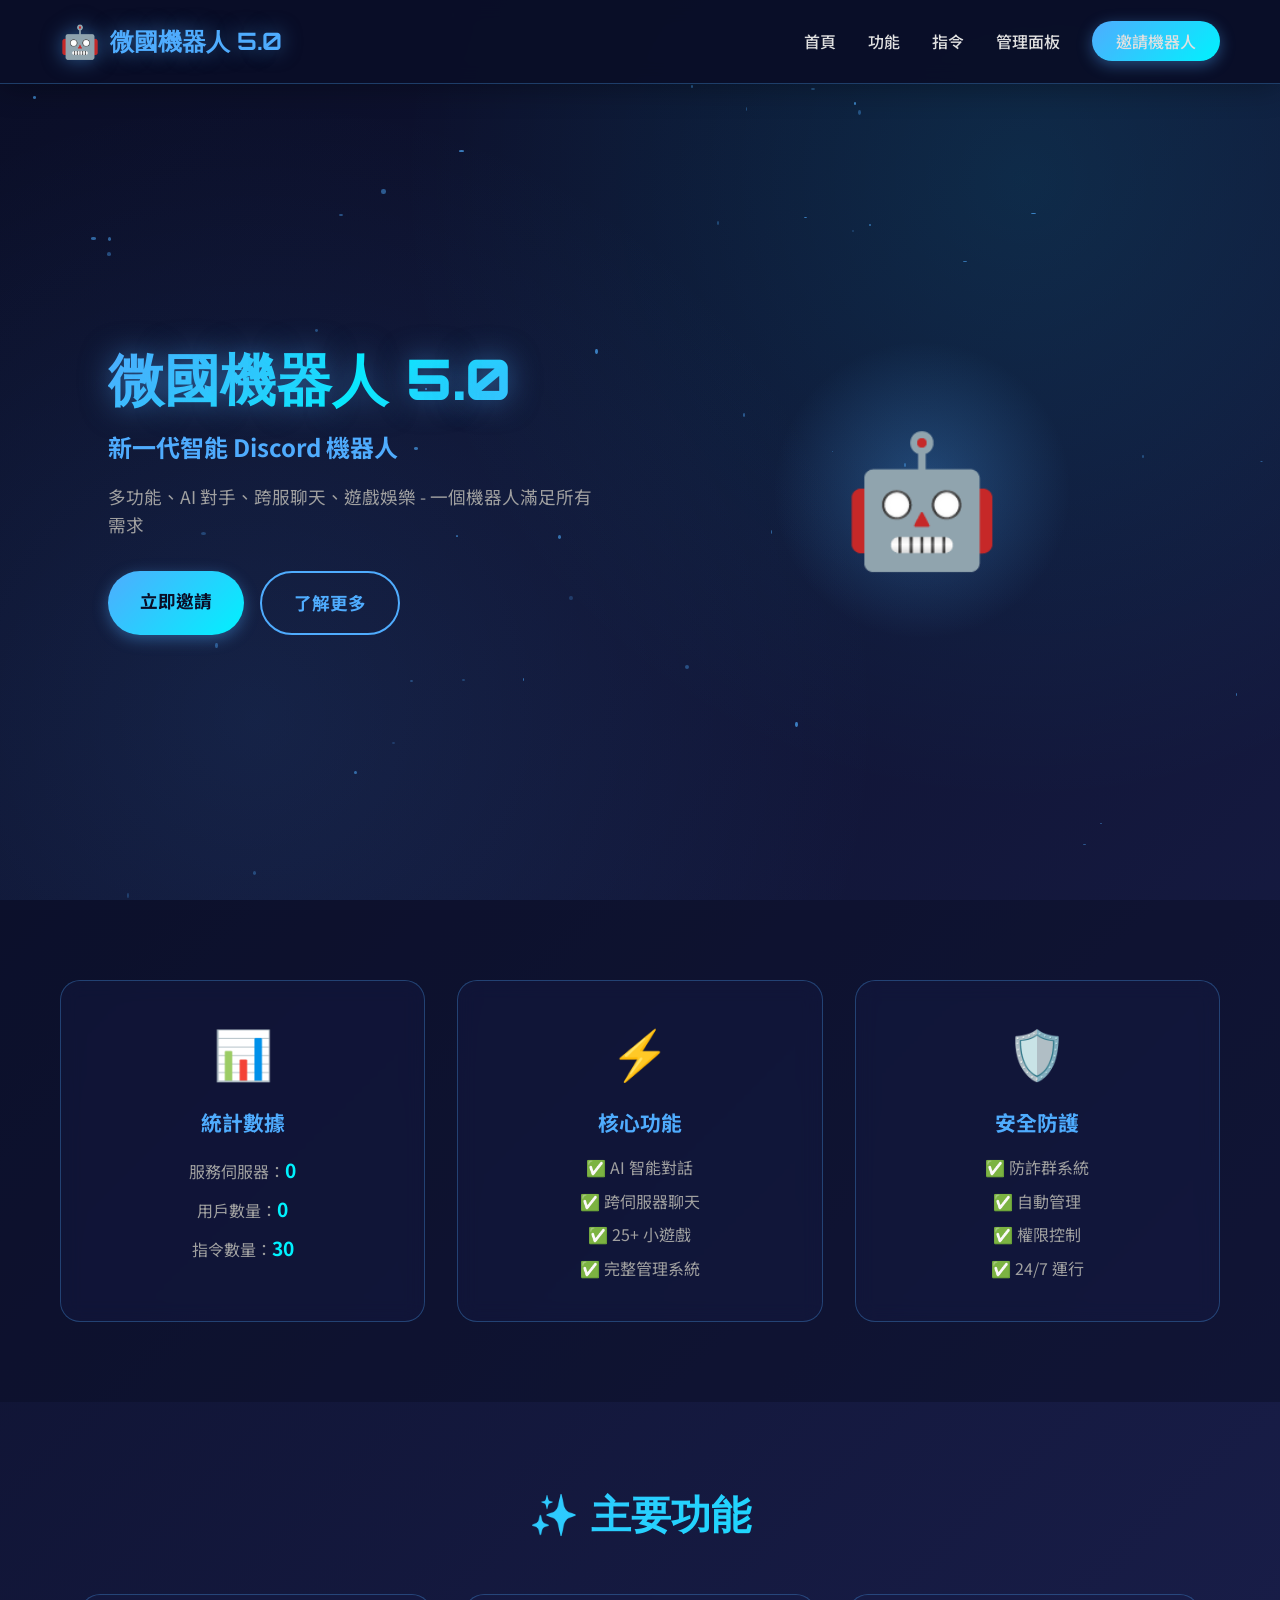
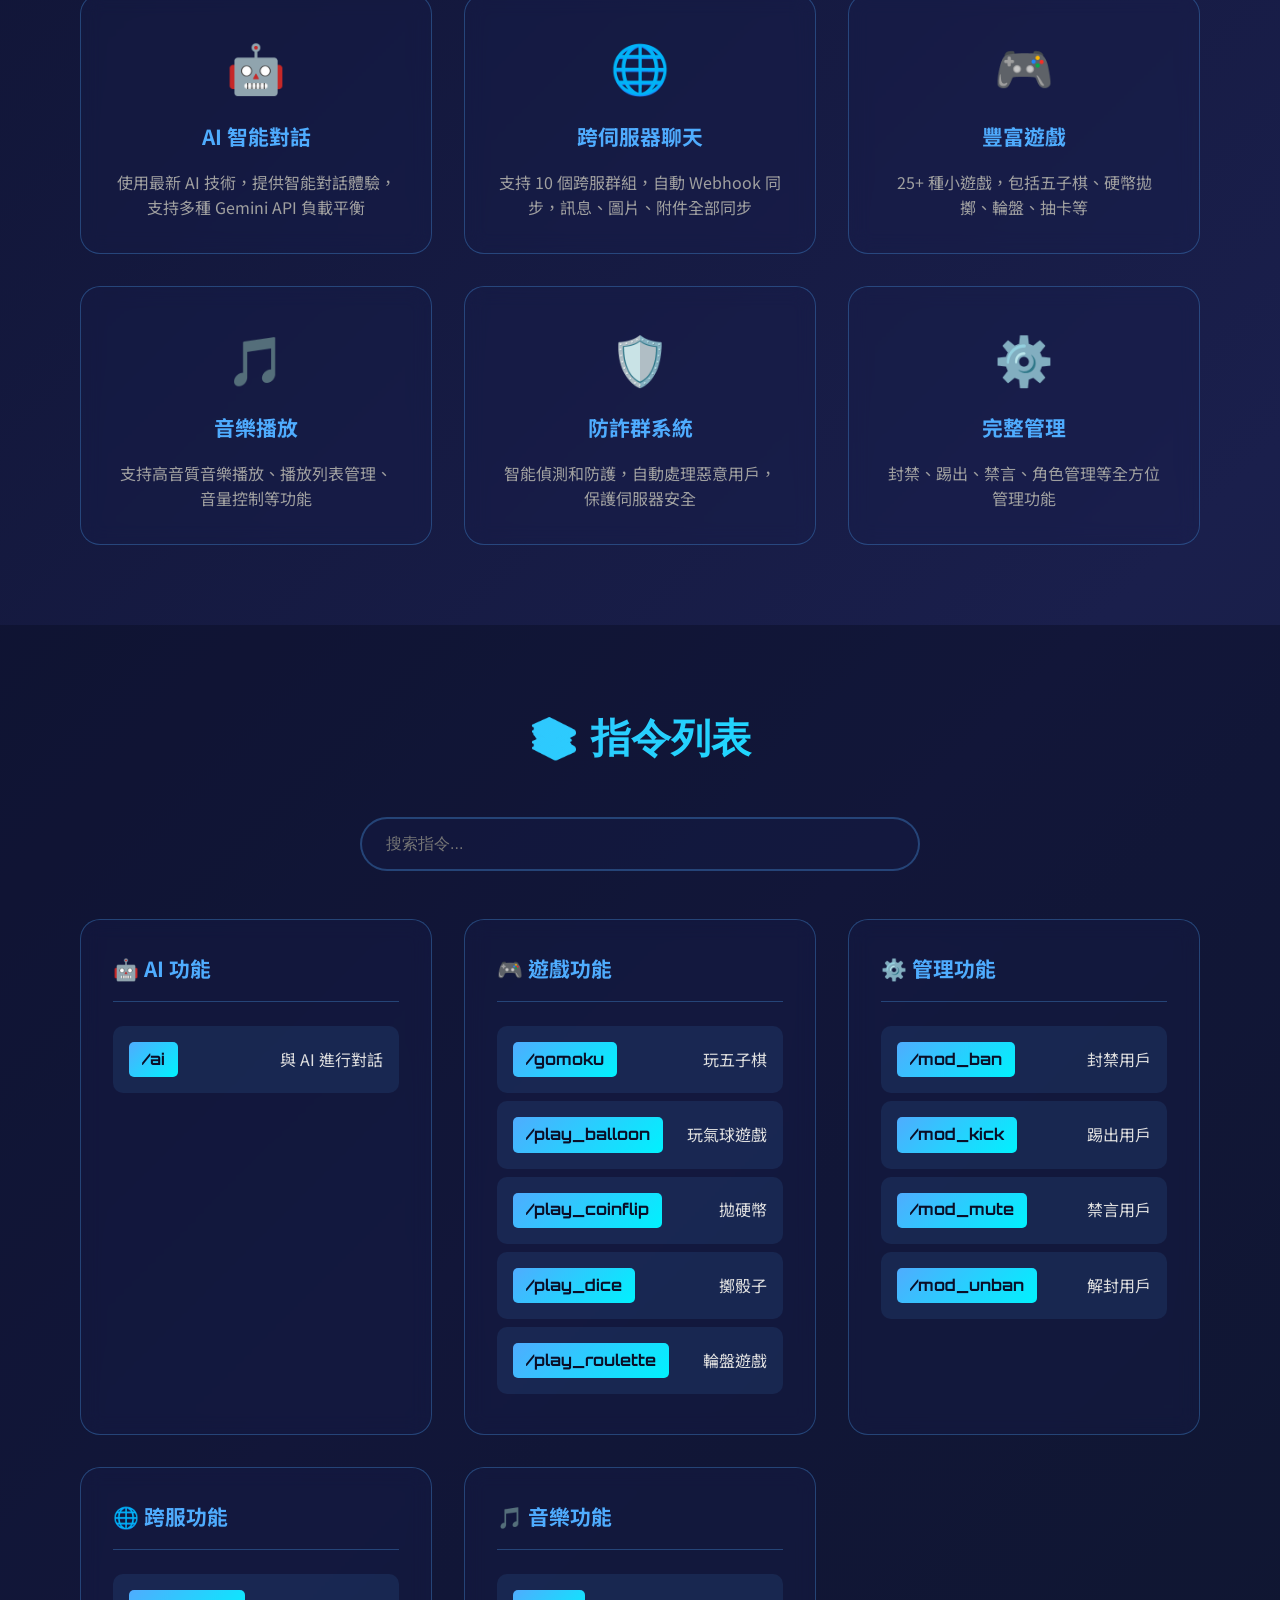
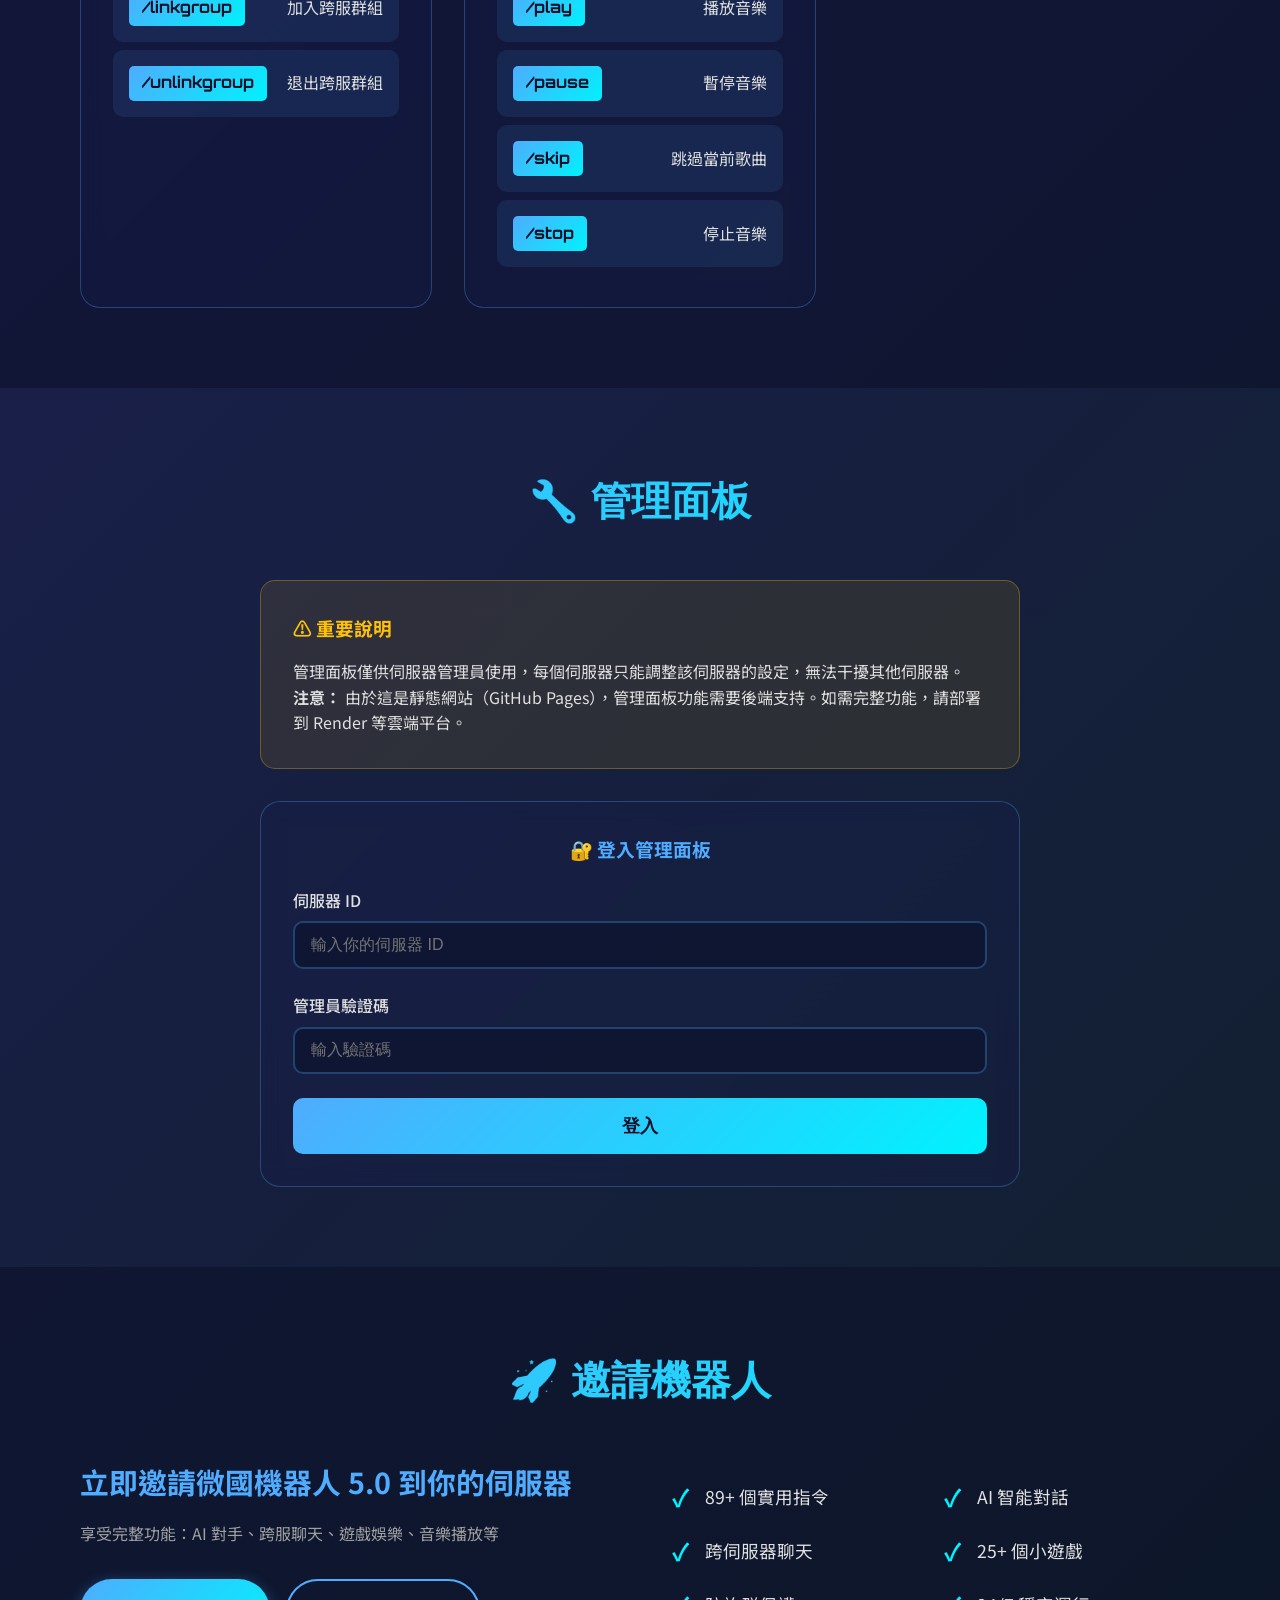
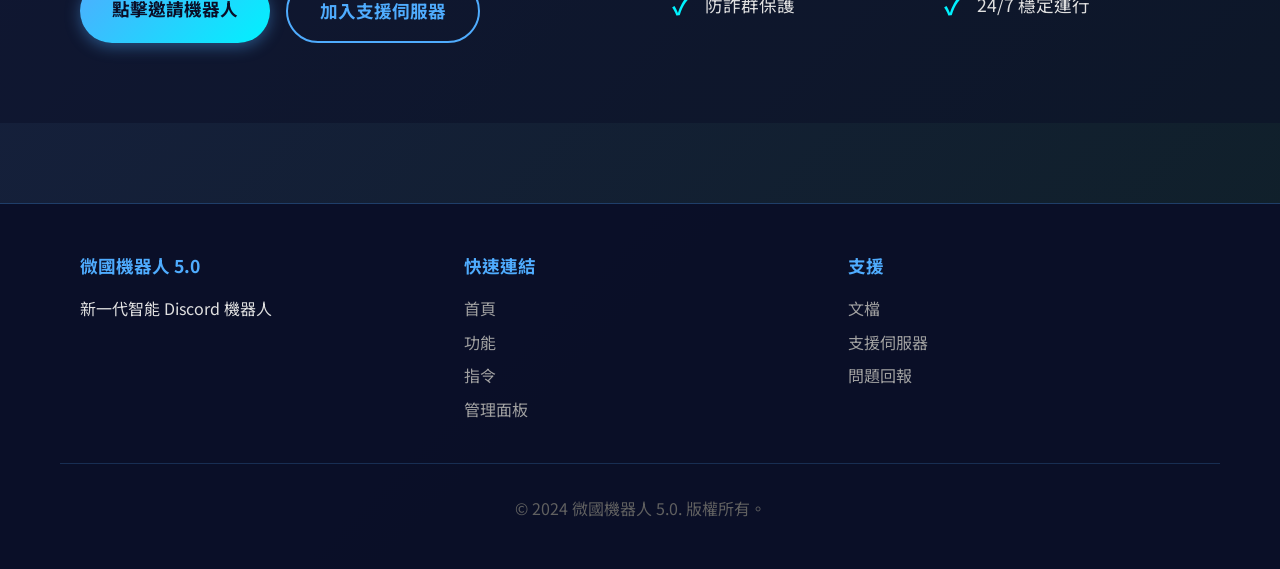
<file: docs/index.html>
<!DOCTYPE html>
<html lang="zh-TW">
<head>
    <meta charset="UTF-8">
    <meta name="viewport" content="width=device-width, initial-scale=1.0">
    <title>微國機器人 5.0 - 官方網站</title>
    <link rel="stylesheet" href="styles.css">
    <link href="https://fonts.googleapis.com/css2?family=Orbitron:wght@400;700;900&family=Noto+Sans+TC:wght@300;400;700&display=swap" rel="stylesheet">
</head>
<body>
    <!-- Navigation -->
    <nav class="navbar">
        <div class="nav-container">
            <div class="nav-logo">
                <span class="logo-icon">🤖</span>
                <span class="logo-text">微國機器人 5.0</span>
            </div>
            <ul class="nav-menu">
                <li><a href="#home">首頁</a></li>
                <li><a href="#features">功能</a></li>
                <li><a href="#commands">指令</a></li>
                <li><a href="#panel">管理面板</a></li>
                <li><a href="https://discord.com/oauth2/authorize?client_id=1534901582057963560&permissions=8&scope=bot%20applications.commands" class="invite-btn" target="_blank">邀請機器人</a></li>
            </ul>
        </div>
    </nav>

    <!-- Hero Section -->
    <section id="home" class="hero">
        <div class="hero-content">
            <div class="hero-text">
                <h1 class="hero-title">微國機器人 5.0</h1>
                <p class="hero-subtitle">新一代智能 Discord 機器人</p>
                <p class="hero-description">多功能、AI 對手、跨服聊天、遊戲娛樂 - 一個機器人滿足所有需求</p>
                <div class="hero-buttons">
                    <a href="#invite" class="btn-primary">立即邀請</a>
                    <a href="#features" class="btn-secondary">了解更多</a>
                </div>
            </div>
            <div class="hero-visual">
                <div class="bot-avatar">
                    <div class="avatar-glow"></div>
                    <div class="avatar-image">🤖</div>
                </div>
            </div>
        </div>
        <div class="hero-particles"></div>
    </section>

    <!-- Bot Info Section -->
    <section class="bot-info">
        <div class="info-container">
            <div class="info-card">
                <div class="info-icon">📊</div>
                <h3>統計數據</h3>
                <p>服務伺服器：<span class="highlight">2+</span></p>
                <p>用戶數量：<span class="highlight">1,000+</span></p>
                <p>指令數量：<span class="highlight">89+</span></p>
            </div>
            <div class="info-card">
                <div class="info-icon">⚡</div>
                <h3>核心功能</h3>
                <p>✅ AI 智能對話</p>
                <p>✅ 跨伺服器聊天</p>
                <p>✅ 25+ 小遊戲</p>
                <p>✅ 完整管理系統</p>
            </div>
            <div class="info-card">
                <div class="info-icon">🛡️</div>
                <h3>安全防護</h3>
                <p>✅ 防詐群系統</p>
                <p>✅ 自動管理</p>
                <p>✅ 權限控制</p>
                <p>✅ 24/7 運行</p>
            </div>
        </div>
    </section>

    <!-- Features Section -->
    <section id="features" class="features">
        <div class="container">
            <h2 class="section-title">✨ 主要功能</h2>
            <div class="features-grid">
                <div class="feature-card">
                    <div class="feature-icon">🤖</div>
                    <h3>AI 智能對話</h3>
                    <p>使用最新 AI 技術，提供智能對話體驗，支持多種 Gemini API 負載平衡</p>
                </div>
                <div class="feature-card">
                    <div class="feature-icon">🌐</div>
                    <h3>跨伺服器聊天</h3>
                    <p>支持 10 個跨服群組，自動 Webhook 同步，訊息、圖片、附件全部同步</p>
                </div>
                <div class="feature-card">
                    <div class="feature-icon">🎮</div>
                    <h3>豐富遊戲</h3>
                    <p>25+ 種小遊戲，包括五子棋、硬幣拋擲、輪盤、抽卡等</p>
                </div>
                <div class="feature-card">
                    <div class="feature-icon">🎵</div>
                    <h3>音樂播放</h3>
                    <p>支持高音質音樂播放、播放列表管理、音量控制等功能</p>
                </div>
                <div class="feature-card">
                    <div class="feature-icon">🛡️</div>
                    <h3>防詐群系統</h3>
                    <p>智能偵測和防護，自動處理惡意用戶，保護伺服器安全</p>
                </div>
                <div class="feature-card">
                    <div class="feature-icon">⚙️</div>
                    <h3>完整管理</h3>
                    <p>封禁、踢出、禁言、角色管理等全方位管理功能</p>
                </div>
            </div>
        </div>
    </section>

    <!-- Commands Section -->
    <section id="commands" class="commands">
        <div class="container">
            <h2 class="section-title">📚 指令列表</h2>
            <div class="command-search">
                <input type="text" id="commandSearch" placeholder="搜索指令...">
            </div>
            <div class="commands-grid">
                <!-- AI Commands -->
                <div class="command-category">
                    <h3>🤖 AI 功能</h3>
                    <div class="command-item">
                        <code>/ai</code>
                        <span>與 AI 進行對話</span>
                    </div>
                </div>

                <!-- Game Commands -->
                <div class="command-category">
                    <h3>🎮 遊戲功能</h3>
                    <div class="command-item">
                        <code>/gomoku</code>
                        <span>玩五子棋</span>
                    </div>
                    <div class="command-item">
                        <code>/play_balloon</code>
                        <span>玩氣球遊戲</span>
                    </div>
                    <div class="command-item">
                        <code>/play_coinflip</code>
                        <span>拋硬幣</span>
                    </div>
                    <div class="command-item">
                        <code>/play_dice</code>
                        <span>擲骰子</span>
                    </div>
                    <div class="command-item">
                        <code>/play_roulette</code>
                        <span>輪盤遊戲</span>
                    </div>
                </div>

                <!-- Management Commands -->
                <div class="command-category">
                    <h3>⚙️ 管理功能</h3>
                    <div class="command-item">
                        <code>/mod_ban</code>
                        <span>封禁用戶</span>
                    </div>
                    <div class="command-item">
                        <code>/mod_kick</code>
                        <span>踢出用戶</span>
                    </div>
                    <div class="command-item">
                        <code>/mod_mute</code>
                        <span>禁言用戶</span>
                    </div>
                    <div class="command-item">
                        <code>/mod_unban</code>
                        <span>解封用戶</span>
                    </div>
                </div>

                <!-- Cross-Server Commands -->
                <div class="command-category">
                    <h3>🌐 跨服功能</h3>
                    <div class="command-item">
                        <code>/linkgroup</code>
                        <span>加入跨服群組</span>
                    </div>
                    <div class="command-item">
                        <code>/unlinkgroup</code>
                        <span>退出跨服群組</span>
                    </div>
                </div>

                <!-- Music Commands -->
                <div class="command-category">
                    <h3>🎵 音樂功能</h3>
                    <div class="command-item">
                        <code>/play</code>
                        <span>播放音樂</span>
                    </div>
                    <div class="command-item">
                        <code>/pause</code>
                        <span>暫停音樂</span>
                    </div>
                    <div class="command-item">
                        <code>/skip</code>
                        <span>跳過當前歌曲</span>
                    </div>
                    <div class="command-item">
                        <code>/stop</code>
                        <span>停止音樂</span>
                    </div>
                </div>
            </div>
        </div>
    </section>

    <!-- Admin Panel Section -->
    <section id="panel" class="admin-panel">
        <div class="container">
            <h2 class="section-title">🔧 管理面板</h2>
            <div class="panel-info">
                <div class="panel-notice">
                    <h3>⚠️ 重要說明</h3>
                    <p>管理面板僅供伺服器管理員使用，每個伺服器只能調整該伺服器的設定，無法干擾其他伺服器。</p>
                    <p><strong>注意：</strong> 由於這是靜態網站（GitHub Pages），管理面板功能需要後端支持。如需完整功能，請部署到 Render 等雲端平台。</p>
                </div>
                <div class="panel-login">
                    <h3>🔐 登入管理面板</h3>
                    <form id="loginForm">
                        <div class="form-group">
                            <label>伺服器 ID</label>
                            <input type="text" id="serverId" placeholder="輸入你的伺服器 ID" required>
                        </div>
                        <div class="form-group">
                            <label>管理員驗證碼</label>
                            <input type="password" id="adminCode" placeholder="輸入驗證碼" required>
                        </div>
                        <button type="submit" class="btn-login">登入</button>
                    </form>
                </div>
            </div>
        </div>
    </section>

    <!-- Invite Section -->
    <section id="invite" class="invite">
        <div class="container">
            <h2 class="section-title">🚀 邀請機器人</h2>
            <div class="invite-content">
                <div class="invite-info">
                    <h3>立即邀請微國機器人 5.0 到你的伺服器</h3>
                    <p>享受完整功能：AI 對手、跨服聊天、遊戲娛樂、音樂播放等</p>
                    <div class="invite-links">
                        <a href="https://discord.com/oauth2/authorize?client_id=1534901582057963560&permissions=8&scope=bot%20applications.commands" class="btn-invite" target="_blank">
                            點擊邀請機器人
                        </a>
                        <a href="https://discord.gg/" class="btn-join" target="_blank">
                            加入支援伺服器
                        </a>
                    </div>
                </div>
                <div class="invite-features">
                    <div class="invite-feature">
                        <span class="checkmark">✓</span>
                        <span>89+ 個實用指令</span>
                    </div>
                    <div class="invite-feature">
                        <span class="checkmark">✓</span>
                        <span>AI 智能對話</span>
                    </div>
                    <div class="invite-feature">
                        <span class="checkmark">✓</span>
                        <span>跨伺服器聊天</span>
                    </div>
                    <div class="invite-feature">
                        <span class="checkmark">✓</span>
                        <span>25+ 個小遊戲</span>
                    </div>
                    <div class="invite-feature">
                        <span class="checkmark">✓</span>
                        <span>防詐群保護</span>
                    </div>
                    <div class="invite-feature">
                        <span class="checkmark">✓</span>
                        <span>24/7 穩定運行</span>
                    </div>
                </div>
            </div>
        </div>
    </section>

    <!-- Footer -->
    <footer class="footer">
        <div class="container">
            <div class="footer-content">
                <div class="footer-section">
                    <h4>微國機器人 5.0</h4>
                    <p>新一代智能 Discord 機器人</p>
                </div>
                <div class="footer-section">
                    <h4>快速連結</h4>
                    <ul>
                        <li><a href="#home">首頁</a></li>
                        <li><a href="#features">功能</a></li>
                        <li><a href="#commands">指令</a></li>
                        <li><a href="#panel">管理面板</a></li>
                    </ul>
                </div>
                <div class="footer-section">
                    <h4>支援</h4>
                    <ul>
                        <li><a href="#">文檔</a></li>
                        <li><a href="#">支援伺服器</a></li>
                        <li><a href="#">問題回報</a></li>
                    </ul>
                </div>
            </div>
            <div class="footer-bottom">
                <p>&copy; 2024 微國機器人 5.0. 版權所有。</p>
            </div>
        </div>
    </footer>

    <script src="script.js"></script>
</body>
</html>
</file>
<file: docs/styles.css>
/* Reset and Base Styles */
* {
    margin: 0;
    padding: 0;
    box-sizing: border-box;
}

body {
    font-family: 'Noto Sans TC', sans-serif;
    background: linear-gradient(135deg, #0a0e27 0%, #1a1f4c 50%, #0f2027 100%);
    color: #e0e0e0;
    line-height: 1.6;
    overflow-x: hidden;
}

.container {
    max-width: 1200px;
    margin: 0 auto;
    padding: 0 20px;
}

/* Navigation */
.navbar {
    position: fixed;
    top: 0;
    width: 100%;
    background: rgba(10, 14, 39, 0.95);
    backdrop-filter: blur(10px);
    border-bottom: 1px solid rgba(79, 172, 254, 0.3);
    z-index: 1000;
    box-shadow: 0 4px 30px rgba(0, 0, 0, 0.3);
}

.nav-container {
    max-width: 1200px;
    margin: 0 auto;
    padding: 1rem 20px;
    display: flex;
    justify-content: space-between;
    align-items: center;
}

.nav-logo {
    display: flex;
    align-items: center;
    gap: 10px;
    font-family: 'Orbitron', sans-serif;
    font-size: 1.5rem;
    font-weight: 700;
    color: #4facfe;
    text-shadow: 0 0 20px rgba(79, 172, 254, 0.5);
}

.logo-icon {
    font-size: 2rem;
    animation: pulse 2s infinite;
}

@keyframes pulse {
    0%, 100% { transform: scale(1); }
    50% { transform: scale(1.1); }
}

.nav-menu {
    display: flex;
    list-style: none;
    gap: 2rem;
    align-items: center;
}

.nav-menu a {
    color: #e0e0e0;
    text-decoration: none;
    font-weight: 500;
    transition: all 0.3s ease;
    position: relative;
}

.nav-menu a::after {
    content: '';
    position: absolute;
    bottom: -5px;
    left: 0;
    width: 0;
    height: 2px;
    background: linear-gradient(90deg, #4facfe, #00f2fe);
    transition: width 0.3s ease;
}

.nav-menu a:hover::after {
    width: 100%;
}

.nav-menu a:hover {
    color: #4facfe;
    text-shadow: 0 0 10px rgba(79, 172, 254, 0.5);
}

.invite-btn {
    background: linear-gradient(135deg, #4facfe 0%, #00f2fe 100%);
    color: #0a0e27;
    padding: 0.5rem 1.5rem;
    border-radius: 50px;
    font-weight: 700;
    text-decoration: none;
    box-shadow: 0 4px 15px rgba(79, 172, 254, 0.4);
    transition: all 0.3s ease;
}

.invite-btn:hover {
    transform: translateY(-2px);
    box-shadow: 0 6px 20px rgba(79, 172, 254, 0.6);
}

/* Hero Section */
.hero {
    min-height: 100vh;
    display: flex;
    align-items: center;
    justify-content: center;
    position: relative;
    padding-top: 80px;
    overflow: hidden;
}

.hero-particles {
    position: absolute;
    top: 0;
    left: 0;
    width: 100%;
    height: 100%;
    background-image: 
        radial-gradient(circle at 20% 80%, rgba(79, 172, 254, 0.1) 0%, transparent 50%),
        radial-gradient(circle at 80% 20%, rgba(0, 242, 254, 0.1) 0%, transparent 50%);
    animation: particles 20s infinite linear;
}

@keyframes particles {
    0% { transform: translate(0, 0); }
    100% { transform: translate(50px, 50px); }
}

.hero-content {
    display: grid;
    grid-template-columns: 1fr 1fr;
    gap: 4rem;
    align-items: center;
    max-width: 1200px;
    margin: 0 auto;
    padding: 0 20px;
    position: relative;
    z-index: 1;
}

.hero-text {
    animation: fadeInLeft 1s ease;
}

@keyframes fadeInLeft {
    from {
        opacity: 0;
        transform: translateX(-50px);
    }
    to {
        opacity: 1;
        transform: translateX(0);
    }
}

.hero-title {
    font-family: 'Orbitron', sans-serif;
    font-size: 3.5rem;
    font-weight: 900;
    margin-bottom: 1rem;
    background: linear-gradient(135deg, #4facfe 0%, #00f2fe 50%, #4facfe 100%);
    -webkit-background-clip: text;
    -webkit-text-fill-color: transparent;
    background-clip: text;
    text-shadow: 0 0 30px rgba(79, 172, 254, 0.5);
    line-height: 1.2;
}

.hero-subtitle {
    font-size: 1.5rem;
    color: #4facfe;
    margin-bottom: 1rem;
    font-weight: 700;
}

.hero-description {
    font-size: 1.1rem;
    color: #a0a0a0;
    margin-bottom: 2rem;
    max-width: 500px;
}

.hero-buttons {
    display: flex;
    gap: 1rem;
}

.btn-primary {
    background: linear-gradient(135deg, #4facfe 0%, #00f2fe 100%);
    color: #0a0e27;
    padding: 1rem 2rem;
    border-radius: 50px;
    font-weight: 700;
    text-decoration: none;
    font-size: 1.1rem;
    box-shadow: 0 4px 15px rgba(79, 172, 254, 0.4);
    transition: all 0.3s ease;
    border: none;
    cursor: pointer;
}

.btn-primary:hover {
    transform: translateY(-3px);
    box-shadow: 0 6px 25px rgba(79, 172, 254, 0.6);
}

.btn-secondary {
    background: transparent;
    color: #4facfe;
    padding: 1rem 2rem;
    border-radius: 50px;
    font-weight: 700;
    text-decoration: none;
    font-size: 1.1rem;
    border: 2px solid #4facfe;
    transition: all 0.3s ease;
    cursor: pointer;
}

.btn-secondary:hover {
    background: rgba(79, 172, 254, 0.1);
    transform: translateY(-3px);
}

.hero-visual {
    display: flex;
    justify-content: center;
    align-items: center;
    animation: fadeInRight 1s ease;
}

@keyframes fadeInRight {
    from {
        opacity: 0;
        transform: translateX(50px);
    }
    to {
        opacity: 1;
        transform: translateX(0);
    }
}

.bot-avatar {
    position: relative;
    width: 300px;
    height: 300px;
    display: flex;
    justify-content: center;
    align-items: center;
}

.avatar-glow {
    position: absolute;
    width: 100%;
    height: 100%;
    border-radius: 50%;
    background: radial-gradient(circle, rgba(79, 172, 254, 0.3) 0%, transparent 70%);
    animation: glow 3s infinite;
}

@keyframes glow {
    0%, 100% { opacity: 0.5; transform: scale(1); }
    50% { opacity: 0.8; transform: scale(1.1); }
}

.avatar-image {
    font-size: 8rem;
    z-index: 1;
    animation: float 3s infinite ease-in-out;
}

@keyframes float {
    0%, 100% { transform: translateY(0); }
    50% { transform: translateY(-20px); }
}

/* Bot Info Section */
.bot-info {
    padding: 5rem 0;
    background: rgba(10, 14, 39, 0.5);
}

.info-container {
    display: grid;
    grid-template-columns: repeat(auto-fit, minmax(300px, 1fr));
    gap: 2rem;
    max-width: 1200px;
    margin: 0 auto;
    padding: 0 20px;
}

.info-card {
    background: rgba(26, 31, 76, 0.3);
    border: 1px solid rgba(79, 172, 254, 0.3);
    border-radius: 20px;
    padding: 2rem;
    text-align: center;
    transition: all 0.3s ease;
    backdrop-filter: blur(10px);
}

.info-card:hover {
    transform: translateY(-10px);
    border-color: rgba(79, 172, 254, 0.6);
    box-shadow: 0 10px 30px rgba(79, 172, 254, 0.3);
}

.info-icon {
    font-size: 3rem;
    margin-bottom: 1rem;
}

.info-card h3 {
    color: #4facfe;
    margin-bottom: 1rem;
    font-size: 1.3rem;
}

.info-card p {
    color: #a0a0a0;
    margin: 0.5rem 0;
}

.highlight {
    color: #00f2fe;
    font-weight: 700;
    font-size: 1.2rem;
}

/* Features Section */
.features {
    padding: 5rem 0;
}

.section-title {
    text-align: center;
    font-family: 'Orbitron', sans-serif;
    font-size: 2.5rem;
    margin-bottom: 3rem;
    background: linear-gradient(135deg, #4facfe 0%, #00f2fe 100%);
    -webkit-background-clip: text;
    -webkit-text-fill-color: transparent;
    background-clip: text;
}

.features-grid {
    display: grid;
    grid-template-columns: repeat(auto-fit, minmax(300px, 1fr));
    gap: 2rem;
    max-width: 1200px;
    margin: 0 auto;
    padding: 0 20px;
}

.feature-card {
    background: rgba(26, 31, 76, 0.3);
    border: 1px solid rgba(79, 172, 254, 0.3);
    border-radius: 20px;
    padding: 2rem;
    text-align: center;
    transition: all 0.3s ease;
    backdrop-filter: blur(10px);
}

.feature-card:hover {
    transform: translateY(-10px);
    border-color: rgba(79, 172, 254, 0.6);
    box-shadow: 0 10px 30px rgba(79, 172, 254, 0.3);
}

.feature-icon {
    font-size: 3rem;
    margin-bottom: 1rem;
}

.feature-card h3 {
    color: #4facfe;
    margin-bottom: 1rem;
    font-size: 1.3rem;
}

.feature-card p {
    color: #a0a0a0;
    line-height: 1.6;
}

/* Commands Section */
.commands {
    padding: 5rem 0;
    background: rgba(10, 14, 39, 0.5);
}

.command-search {
    max-width: 600px;
    margin: 0 auto 3rem;
    padding: 0 20px;
}

.command-search input {
    width: 100%;
    padding: 1rem 1.5rem;
    border: 2px solid rgba(79, 172, 254, 0.3);
    border-radius: 50px;
    background: rgba(26, 31, 76, 0.3);
    color: #e0e0e0;
    font-size: 1rem;
    outline: none;
    transition: all 0.3s ease;
}

.command-search input:focus {
    border-color: #4facfe;
    box-shadow: 0 0 20px rgba(79, 172, 254, 0.3);
}

.commands-grid {
    display: grid;
    grid-template-columns: repeat(auto-fit, minmax(350px, 1fr));
    gap: 2rem;
    max-width: 1200px;
    margin: 0 auto;
    padding: 0 20px;
}

.command-category {
    background: rgba(26, 31, 76, 0.3);
    border: 1px solid rgba(79, 172, 254, 0.3);
    border-radius: 20px;
    padding: 2rem;
    backdrop-filter: blur(10px);
}

.command-category h3 {
    color: #4facfe;
    margin-bottom: 1.5rem;
    font-size: 1.3rem;
    border-bottom: 1px solid rgba(79, 172, 254, 0.3);
    padding-bottom: 1rem;
}

.command-item {
    display: flex;
    justify-content: space-between;
    align-items: center;
    padding: 1rem;
    margin: 0.5rem 0;
    background: rgba(79, 172, 254, 0.1);
    border-radius: 10px;
    transition: all 0.3s ease;
}

.command-item:hover {
    background: rgba(79, 172, 254, 0.2);
    transform: translateX(5px);
}

.command-item code {
    background: linear-gradient(135deg, #4facfe 0%, #00f2fe 100%);
    color: #0a0e27;
    padding: 0.3rem 0.8rem;
    border-radius: 5px;
    font-family: 'Orbitron', monospace;
    font-weight: 700;
}

.command-item span {
    color: #e0e0e0;
}

/* Admin Panel Section */
.admin-panel {
    padding: 5rem 0;
}

.panel-info {
    max-width: 800px;
    margin: 0 auto;
    padding: 0 20px;
}

.panel-notice {
    background: rgba(255, 193, 7, 0.1);
    border: 1px solid rgba(255, 193, 7, 0.3);
    border-radius: 15px;
    padding: 2rem;
    margin-bottom: 2rem;
}

.panel-notice h3 {
    color: #ffc107;
    margin-bottom: 1rem;
}

.panel-notice p {
    color: #e0e0e0;
    line-height: 1.6;
}

.panel-login {
    background: rgba(26, 31, 76, 0.3);
    border: 1px solid rgba(79, 172, 254, 0.3);
    border-radius: 20px;
    padding: 2rem;
    backdrop-filter: blur(10px);
}

.panel-login h3 {
    color: #4facfe;
    margin-bottom: 1.5rem;
    text-align: center;
}

.form-group {
    margin-bottom: 1.5rem;
}

.form-group label {
    display: block;
    color: #e0e0e0;
    margin-bottom: 0.5rem;
    font-weight: 500;
}

.form-group input {
    width: 100%;
    padding: 0.8rem 1rem;
    border: 2px solid rgba(79, 172, 254, 0.3);
    border-radius: 10px;
    background: rgba(10, 14, 39, 0.5);
    color: #e0e0e0;
    font-size: 1rem;
    outline: none;
    transition: all 0.3s ease;
}

.form-group input:focus {
    border-color: #4facfe;
    box-shadow: 0 0 15px rgba(79, 172, 254, 0.3);
}

.btn-login {
    width: 100%;
    background: linear-gradient(135deg, #4facfe 0%, #00f2fe 100%);
    color: #0a0e27;
    padding: 1rem;
    border: none;
    border-radius: 10px;
    font-weight: 700;
    font-size: 1.1rem;
    cursor: pointer;
    transition: all 0.3s ease;
}

.btn-login:hover {
    transform: translateY(-2px);
    box-shadow: 0 6px 20px rgba(79, 172, 254, 0.4);
}

/* Invite Section */
.invite {
    padding: 5rem 0;
    background: rgba(10, 14, 39, 0.5);
}

.invite-content {
    display: grid;
    grid-template-columns: 1fr 1fr;
    gap: 4rem;
    max-width: 1200px;
    margin: 0 auto;
    padding: 0 20px;
    align-items: center;
}

.invite-info h3 {
    color: #4facfe;
    margin-bottom: 1rem;
    font-size: 1.8rem;
}

.invite-info p {
    color: #a0a0a0;
    margin-bottom: 2rem;
    line-height: 1.6;
}

.invite-links {
    display: flex;
    gap: 1rem;
    flex-wrap: wrap;
}

.btn-invite {
    background: linear-gradient(135deg, #4facfe 0%, #00f2fe 100%);
    color: #0a0e27;
    padding: 1rem 2rem;
    border-radius: 50px;
    font-weight: 700;
    text-decoration: none;
    font-size: 1.1rem;
    box-shadow: 0 4px 15px rgba(79, 172, 254, 0.4);
    transition: all 0.3s ease;
}

.btn-invite:hover {
    transform: translateY(-3px);
    box-shadow: 0 6px 25px rgba(79, 172, 254, 0.6);
}

.btn-join {
    background: transparent;
    color: #4facfe;
    padding: 1rem 2rem;
    border: 2px solid #4facfe;
    border-radius: 50px;
    font-weight: 700;
    text-decoration: none;
    font-size: 1.1rem;
    transition: all 0.3s ease;
}

.btn-join:hover {
    background: rgba(79, 172, 254, 0.1);
    transform: translateY(-3px);
}

.invite-features {
    display: grid;
    grid-template-columns: 1fr 1fr;
    gap: 1rem;
}

.invite-feature {
    display: flex;
    align-items: center;
    gap: 1rem;
    color: #e0e0e0;
    font-size: 1.1rem;
}

.checkmark {
    color: #00f2fe;
    font-size: 1.5rem;
    font-weight: 700;
}

/* Footer */
.footer {
    background: rgba(10, 14, 39, 0.95);
    border-top: 1px solid rgba(79, 172, 254, 0.3);
    padding: 3rem 0;
    margin-top: 5rem;
}

.footer-content {
    display: grid;
    grid-template-columns: repeat(auto-fit, minmax(200px, 1fr));
    gap: 2rem;
    max-width: 1200px;
    margin: 0 auto;
    padding: 0 20px;
}

.footer-section h4 {
    color: #4facfe;
    margin-bottom: 1rem;
    font-size: 1.1rem;
}

.footer-section ul {
    list-style: none;
}

.footer-section ul li {
    margin: 0.5rem 0;
}

.footer-section ul li a {
    color: #a0a0a0;
    text-decoration: none;
    transition: color 0.3s ease;
}

.footer-section ul li a:hover {
    color: #4facfe;
}

.footer-bottom {
    text-align: center;
    padding-top: 2rem;
    border-top: 1px solid rgba(79, 172, 254, 0.2);
    margin-top: 2rem;
    color: #606060;
}

/* Responsive */
@media (max-width: 768px) {
    .hero-content {
        grid-template-columns: 1fr;
        text-align: center;
    }

    .hero-text {
        animation: fadeIn 1s ease;
    }

    .hero-visual {
        order: -1;
    }

    .hero-title {
        font-size: 2.5rem;
    }

    .invite-content {
        grid-template-columns: 1fr;
    }

    .nav-menu {
        display: none;
    }

    .features-grid,
    .commands-grid {
        grid-template-columns: 1fr;
    }
}
</file>
